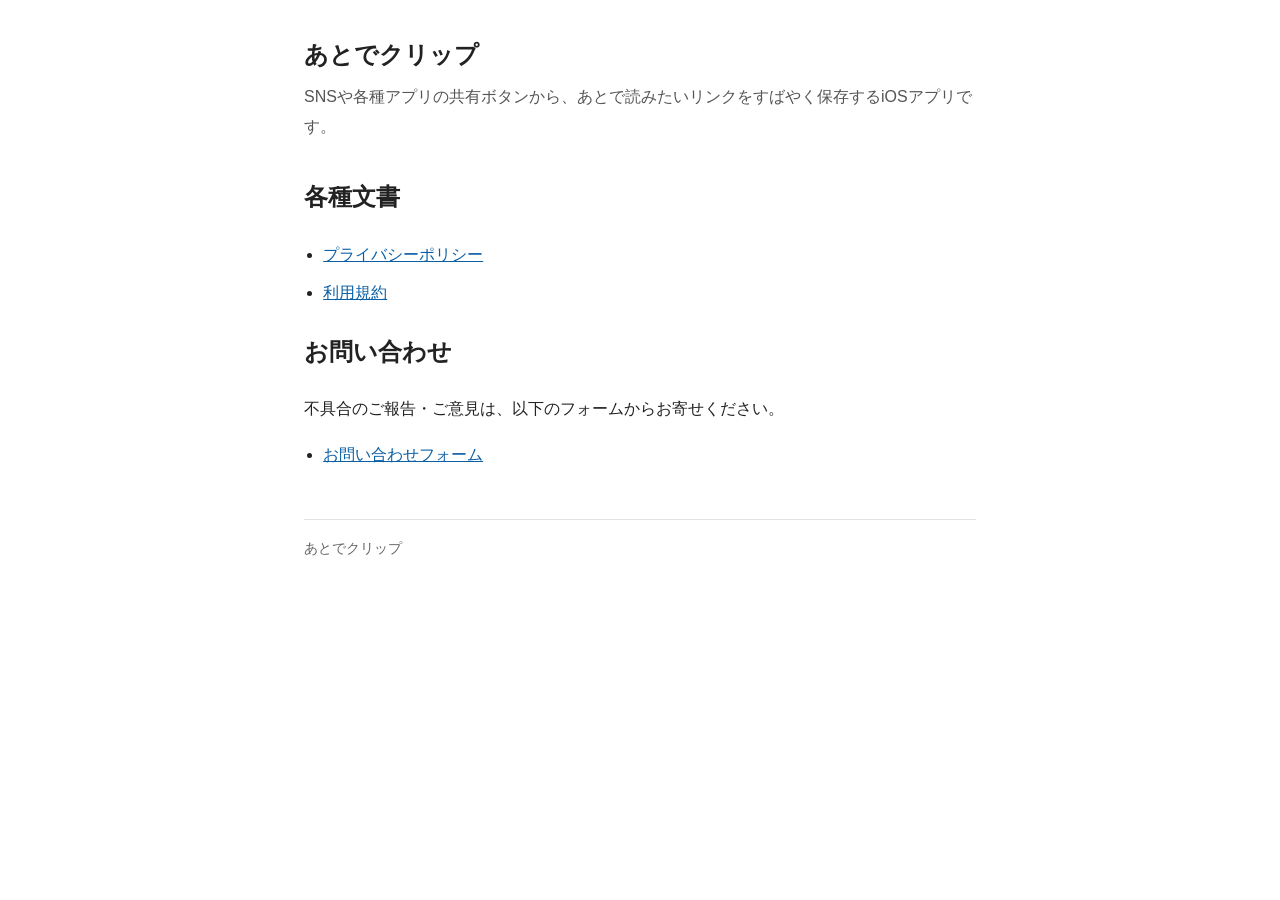
<file: index.html>
<!DOCTYPE html>
<html lang="ja">
<head>
<meta charset="utf-8">
<meta name="viewport" content="width=device-width, initial-scale=1">
<title>あとでクリップ</title>
<style>
  :root { color-scheme: light dark; }
  body {
    margin: 0 auto; padding: 2rem 1.25rem 4rem; max-width: 42rem;
    font-family: -apple-system, BlinkMacSystemFont, "Hiragino Sans", "Noto Sans JP", "Meiryo", sans-serif;
    line-height: 1.9; color: #222; background: #fff;
    -webkit-text-size-adjust: 100%;
  }
  h1 { font-size: 1.5rem; margin: 0 0 .25rem; }
  .lead { color: #555; margin: 0 0 2rem; }
  ul { padding-left: 1.2rem; }
  li { margin-bottom: .5rem; }
  a { color: #0b5fa5; }
  footer { margin-top: 3rem; padding-top: 1rem; border-top: 1px solid #e2e2e2; font-size: .85rem; color: #666; }
  @media (prefers-color-scheme: dark) {
    body { color: #e6e6e6; background: #16181c; }
    .lead { color: #a9adb4; }
    a { color: #7ab8f5; }
    footer { border-top-color: #33363c; color: #9a9ea5; }
  }
</style>
</head>
<body>

<h1>あとでクリップ</h1>
<p class="lead">SNSや各種アプリの共有ボタンから、あとで読みたいリンクをすばやく保存するiOSアプリです。</p>

<h2>各種文書</h2>
<ul>
  <li><a href="privacy.html">プライバシーポリシー</a></li>
  <li><a href="terms.html">利用規約</a></li>
</ul>

<h2>お問い合わせ</h2>
<p>不具合のご報告・ご意見は、以下のフォームからお寄せください。</p>
<ul>
  <li><a href="https://forms.gle/ZWkujnn8LHMTN1aPA">お問い合わせフォーム</a></li>
</ul>

<footer>
  あとでクリップ
</footer>

</body>
</html>
</file>
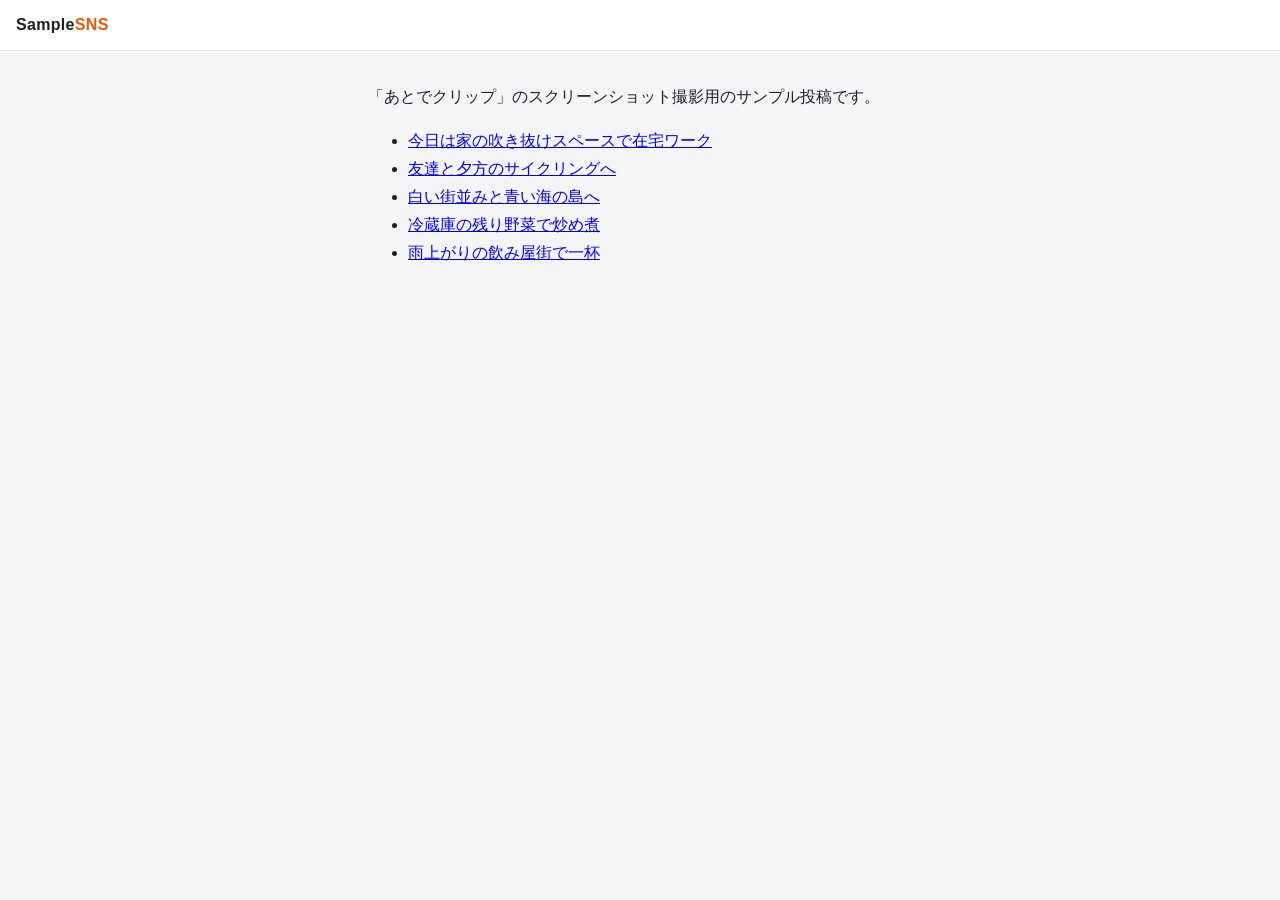
<file: samples/index.html>
<!DOCTYPE html>
<html lang="ja">
<head>
<meta charset="utf-8">
<meta name="viewport" content="width=device-width, initial-scale=1">
<meta name="robots" content="noindex">
<title>サンプル投稿一覧 | あとでクリップ</title>
<link rel="stylesheet" href="post.css">
</head>
<body>
<header class="bar">Sample<span>SNS</span></header>
<main>
<p>「あとでクリップ」のスクリーンショット撮影用のサンプル投稿です。</p>
<ul>
  <li><a href="remote-work.html">今日は家の吹き抜けスペースで在宅ワーク</a></li>
  <li><a href="cycling.html">友達と夕方のサイクリングへ</a></li>
  <li><a href="travel.html">白い街並みと青い海の島へ</a></li>
  <li><a href="cooking.html">冷蔵庫の残り野菜で炒め煮</a></li>
  <li><a href="izakaya-street.html">雨上がりの飲み屋街で一杯</a></li>
</ul>
</main>
</body>
</html>
</file>
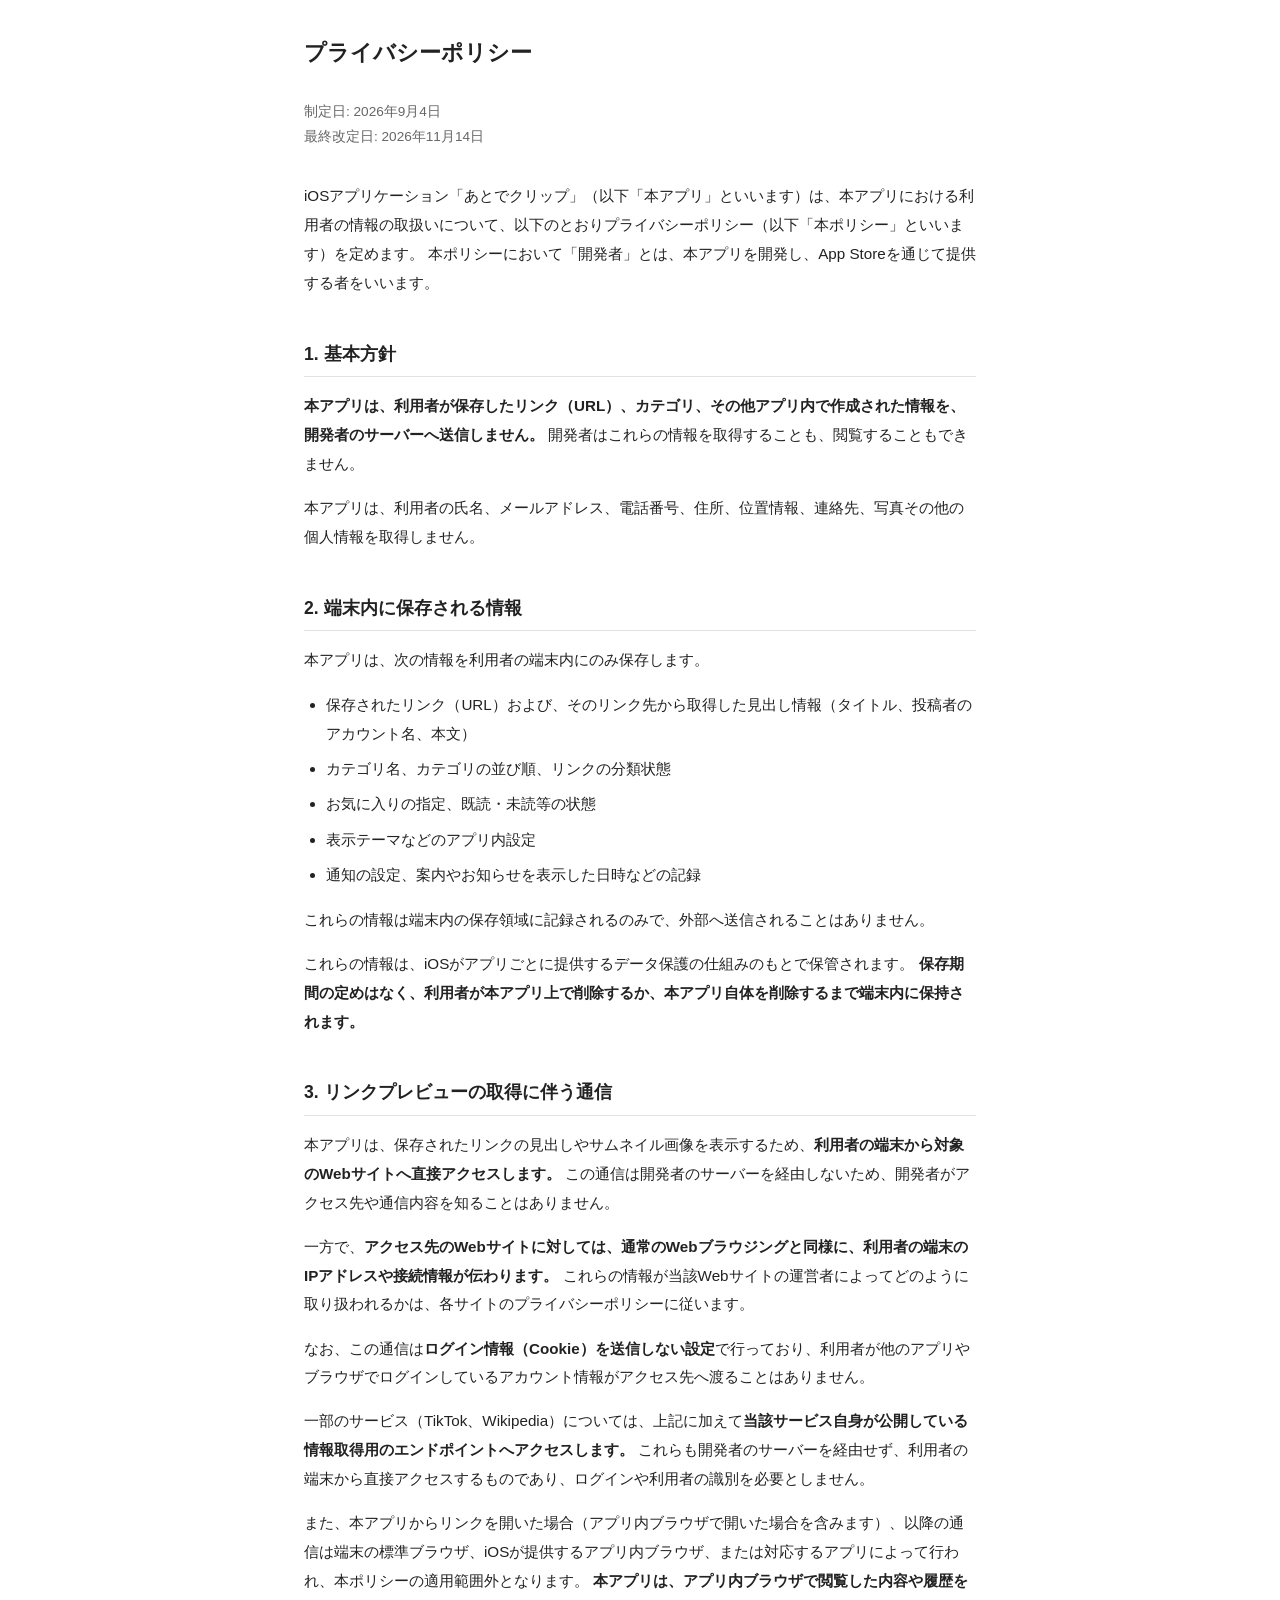
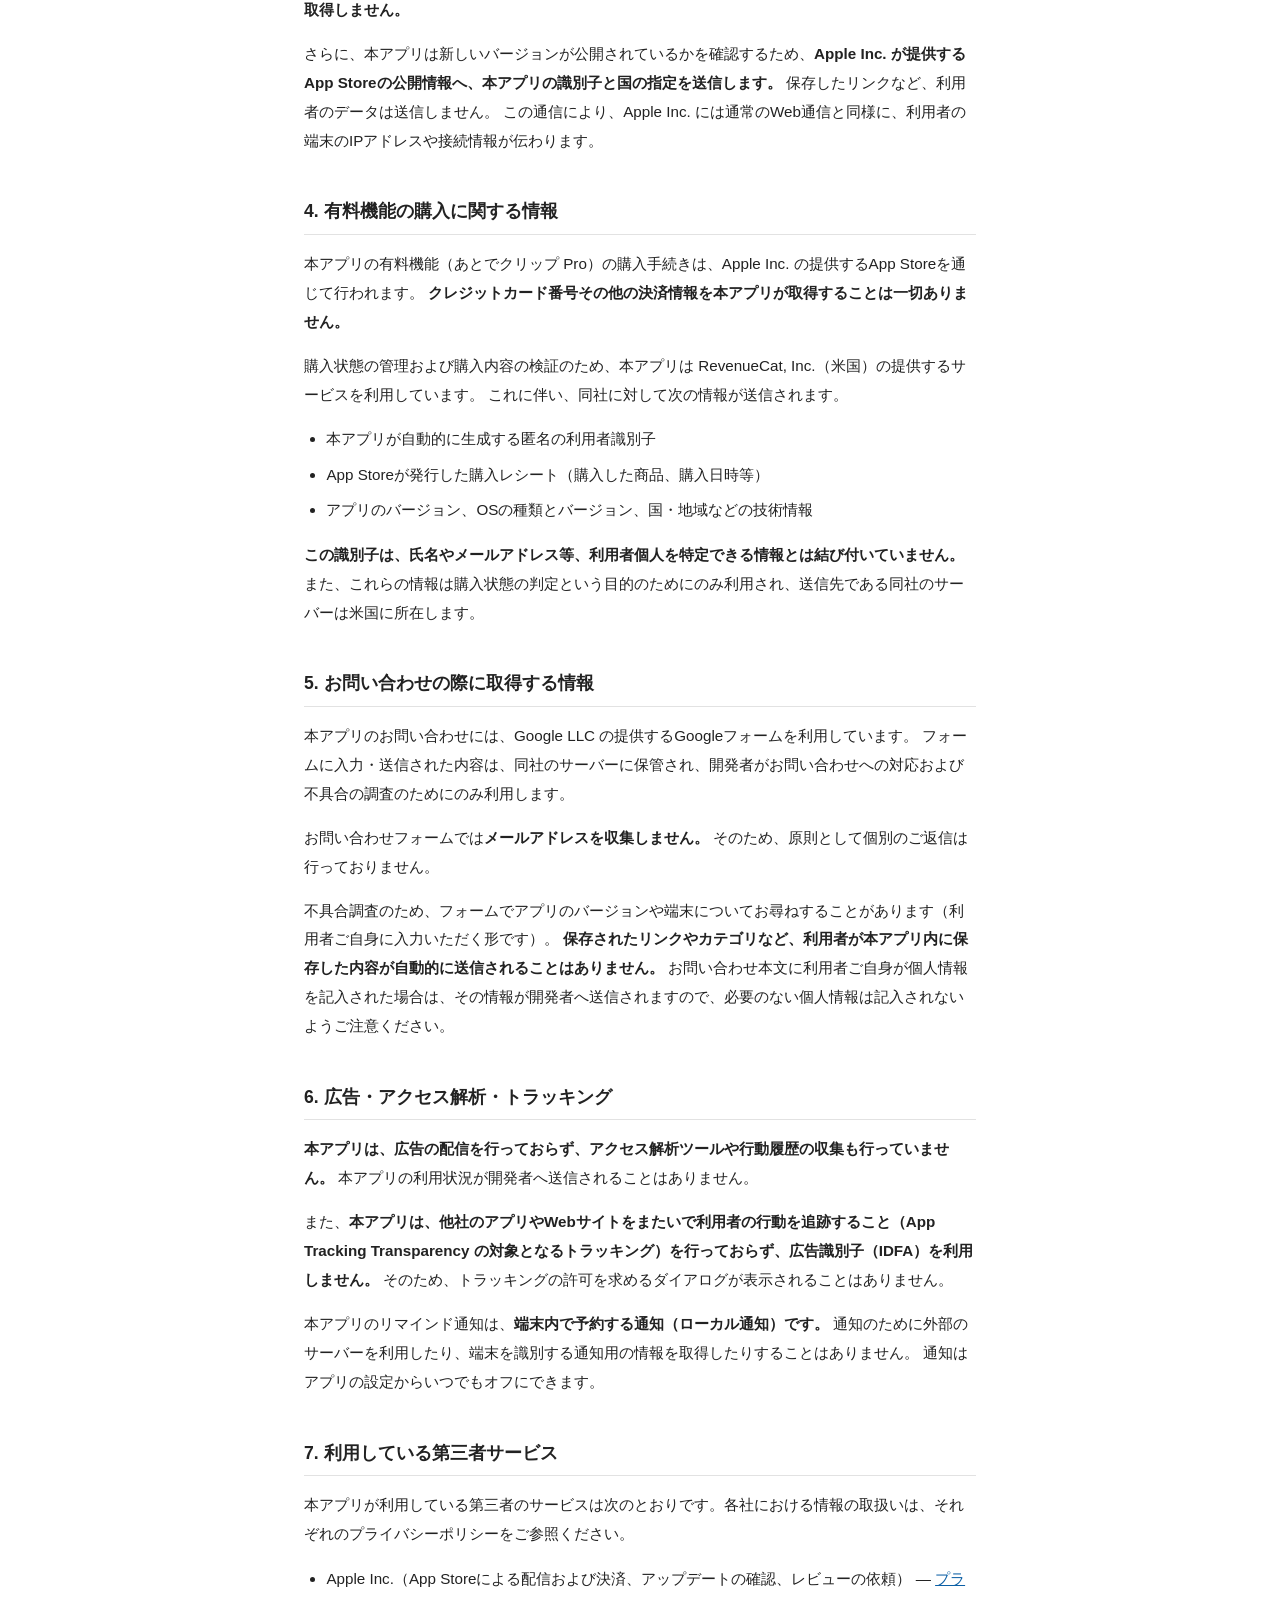
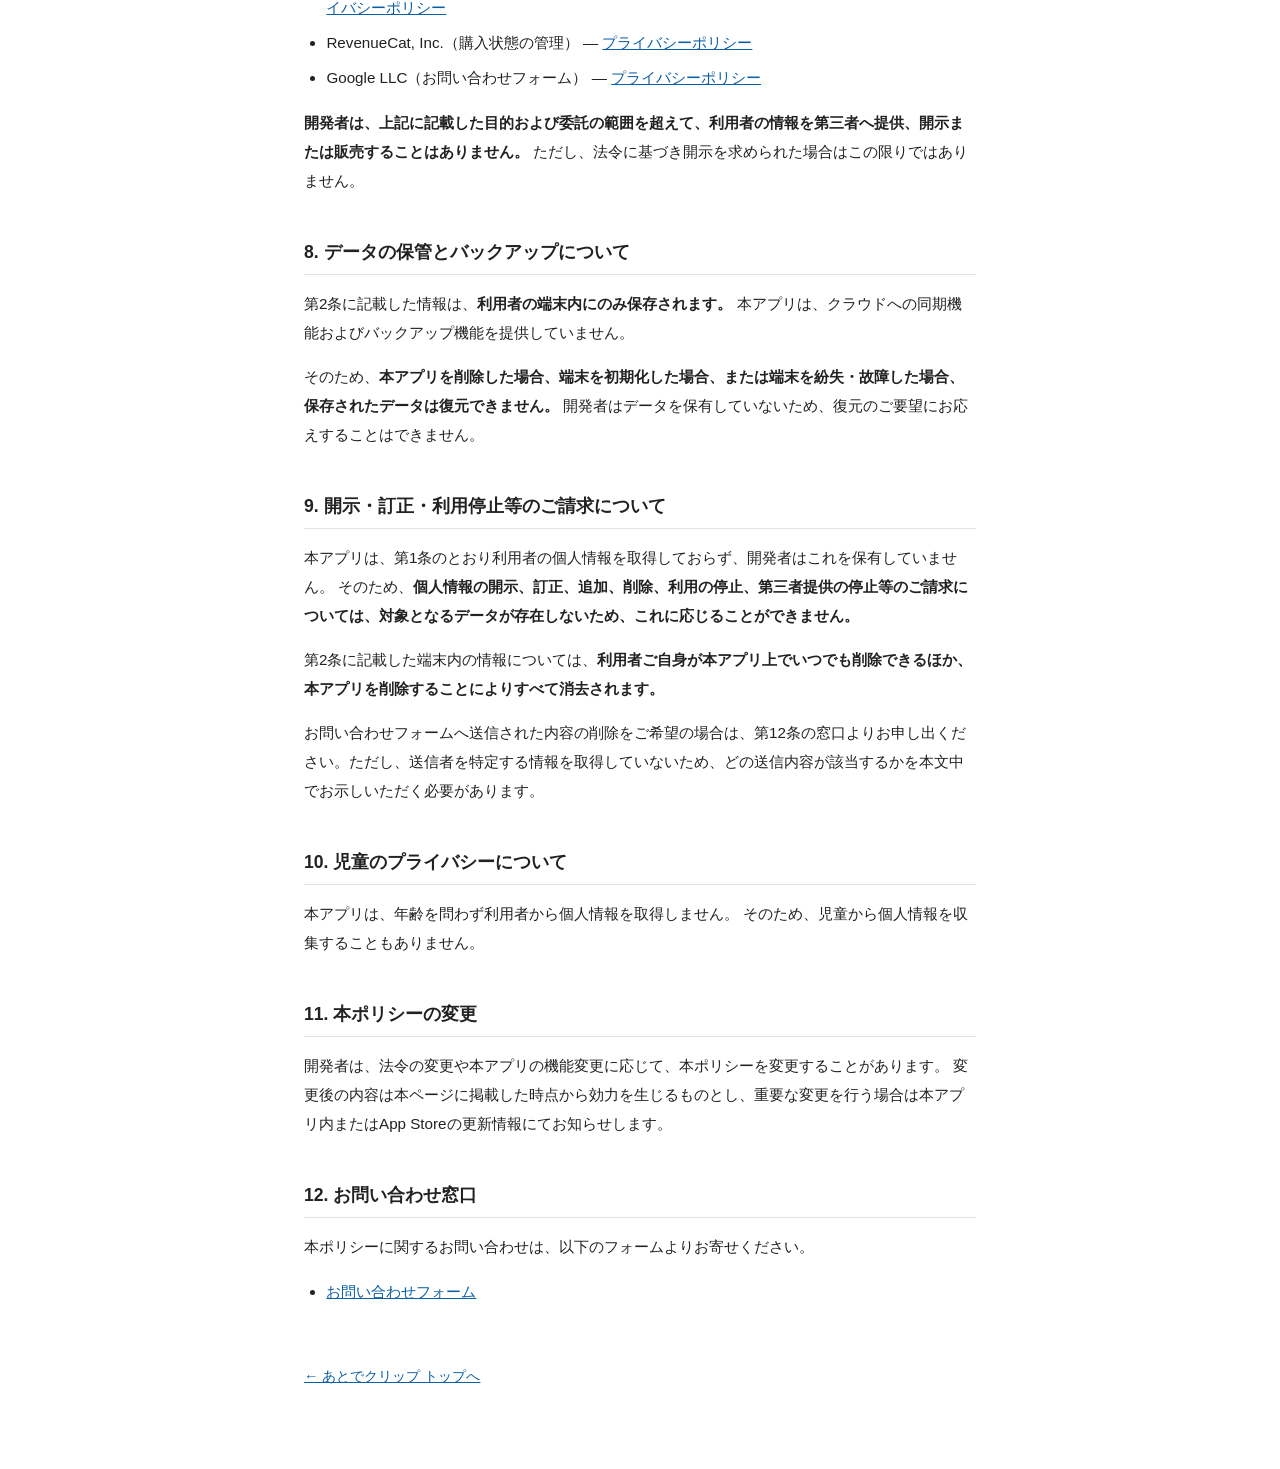
<file: privacy.html>
<!DOCTYPE html>
<html lang="ja">
<head>
<meta charset="utf-8">
<meta name="viewport" content="width=device-width, initial-scale=1">
<title>プライバシーポリシー | あとでクリップ</title>
<style>
  :root { color-scheme: light dark; }
  body {
    margin: 0 auto; padding: 2rem 1.25rem 4rem; max-width: 42rem;
    font-family: -apple-system, BlinkMacSystemFont, "Hiragino Sans", "Noto Sans JP", "Meiryo", sans-serif;
    line-height: 1.9; color: #222; background: #fff;
    -webkit-text-size-adjust: 100%;
  }
  h1 { font-size: 1.4rem; margin: 0 0 1.5rem; }
  h2 { font-size: 1.1rem; margin: 2.5rem 0 .75rem; padding-bottom: .3rem; border-bottom: 1px solid #e2e2e2; }
  p, li { font-size: .95rem; }
  ul, ol { padding-left: 1.4rem; }
  li { margin-bottom: .4rem; }
  a { color: #0b5fa5; }
  .dates { font-size: .85rem; color: #666; margin-bottom: 2rem; }
  .back { display: inline-block; margin-top: 2.5rem; font-size: .9rem; }
  strong { font-weight: 600; }
  @media (prefers-color-scheme: dark) {
    body { color: #e6e6e6; background: #16181c; }
    h2 { border-bottom-color: #33363c; }
    .dates { color: #9a9ea5; }
    a { color: #7ab8f5; }
  }
</style>
</head>
<body>

<h1>プライバシーポリシー</h1>

<p class="dates">
  制定日: 2026年9月4日<br>
  最終改定日: 2026年11月14日
</p>

<p>
  iOSアプリケーション「あとでクリップ」（以下「本アプリ」といいます）は、本アプリにおける利用者の情報の取扱いについて、以下のとおりプライバシーポリシー（以下「本ポリシー」といいます）を定めます。
  本ポリシーにおいて「開発者」とは、本アプリを開発し、App Storeを通じて提供する者をいいます。
</p>

<h2>1. 基本方針</h2>
<p>
  <strong>本アプリは、利用者が保存したリンク（URL）、カテゴリ、その他アプリ内で作成された情報を、開発者のサーバーへ送信しません。</strong>
  開発者はこれらの情報を取得することも、閲覧することもできません。
</p>
<p>
  本アプリは、利用者の氏名、メールアドレス、電話番号、住所、位置情報、連絡先、写真その他の個人情報を取得しません。
</p>

<h2>2. 端末内に保存される情報</h2>
<p>本アプリは、次の情報を利用者の端末内にのみ保存します。</p>
<ul>
  <li>保存されたリンク（URL）および、そのリンク先から取得した見出し情報（タイトル、投稿者のアカウント名、本文）</li>
  <li>カテゴリ名、カテゴリの並び順、リンクの分類状態</li>
  <li>お気に入りの指定、既読・未読等の状態</li>
  <li>表示テーマなどのアプリ内設定</li>
  <li>通知の設定、案内やお知らせを表示した日時などの記録</li>
</ul>
<p>
  これらの情報は端末内の保存領域に記録されるのみで、外部へ送信されることはありません。
</p>
<p>
  これらの情報は、iOSがアプリごとに提供するデータ保護の仕組みのもとで保管されます。
  <strong>保存期間の定めはなく、利用者が本アプリ上で削除するか、本アプリ自体を削除するまで端末内に保持されます。</strong>
</p>

<h2>3. リンクプレビューの取得に伴う通信</h2>
<p>
  本アプリは、保存されたリンクの見出しやサムネイル画像を表示するため、<strong>利用者の端末から対象のWebサイトへ直接アクセスします。</strong>
  この通信は開発者のサーバーを経由しないため、開発者がアクセス先や通信内容を知ることはありません。
</p>
<p>
  一方で、<strong>アクセス先のWebサイトに対しては、通常のWebブラウジングと同様に、利用者の端末のIPアドレスや接続情報が伝わります。</strong>
  これらの情報が当該Webサイトの運営者によってどのように取り扱われるかは、各サイトのプライバシーポリシーに従います。
</p>
<p>
  なお、この通信は<strong>ログイン情報（Cookie）を送信しない設定</strong>で行っており、利用者が他のアプリやブラウザでログインしているアカウント情報がアクセス先へ渡ることはありません。
</p>
<p>
  一部のサービス（TikTok、Wikipedia）については、上記に加えて<strong>当該サービス自身が公開している情報取得用のエンドポイントへアクセスします。</strong>
  これらも開発者のサーバーを経由せず、利用者の端末から直接アクセスするものであり、ログインや利用者の識別を必要としません。
</p>
<p>
  また、本アプリからリンクを開いた場合（アプリ内ブラウザで開いた場合を含みます）、以降の通信は端末の標準ブラウザ、iOSが提供するアプリ内ブラウザ、または対応するアプリによって行われ、本ポリシーの適用範囲外となります。
  <strong>本アプリは、アプリ内ブラウザで閲覧した内容や履歴を取得しません。</strong>
</p>
<p>
  さらに、本アプリは新しいバージョンが公開されているかを確認するため、<strong>Apple Inc. が提供するApp Storeの公開情報へ、本アプリの識別子と国の指定を送信します。</strong>
  保存したリンクなど、利用者のデータは送信しません。
  この通信により、Apple Inc. には通常のWeb通信と同様に、利用者の端末のIPアドレスや接続情報が伝わります。
</p>

<h2>4. 有料機能の購入に関する情報</h2>
<p>
  本アプリの有料機能（あとでクリップ Pro）の購入手続きは、Apple Inc. の提供するApp Storeを通じて行われます。
  <strong>クレジットカード番号その他の決済情報を本アプリが取得することは一切ありません。</strong>
</p>
<p>
  購入状態の管理および購入内容の検証のため、本アプリは RevenueCat, Inc.（米国）の提供するサービスを利用しています。
  これに伴い、同社に対して次の情報が送信されます。
</p>
<ul>
  <li>本アプリが自動的に生成する匿名の利用者識別子</li>
  <li>App Storeが発行した購入レシート（購入した商品、購入日時等）</li>
  <li>アプリのバージョン、OSの種類とバージョン、国・地域などの技術情報</li>
</ul>
<p>
  <strong>この識別子は、氏名やメールアドレス等、利用者個人を特定できる情報とは結び付いていません。</strong>
  また、これらの情報は購入状態の判定という目的のためにのみ利用され、送信先である同社のサーバーは米国に所在します。
</p>

<h2>5. お問い合わせの際に取得する情報</h2>
<p>
  本アプリのお問い合わせには、Google LLC の提供するGoogleフォームを利用しています。
  フォームに入力・送信された内容は、同社のサーバーに保管され、開発者がお問い合わせへの対応および不具合の調査のためにのみ利用します。
</p>
<p>
  お問い合わせフォームでは<strong>メールアドレスを収集しません。</strong>
  そのため、原則として個別のご返信は行っておりません。
</p>
<p>
  不具合調査のため、フォームでアプリのバージョンや端末についてお尋ねすることがあります（利用者ご自身に入力いただく形です）。
  <strong>保存されたリンクやカテゴリなど、利用者が本アプリ内に保存した内容が自動的に送信されることはありません。</strong>
  お問い合わせ本文に利用者ご自身が個人情報を記入された場合は、その情報が開発者へ送信されますので、必要のない個人情報は記入されないようご注意ください。
</p>

<h2>6. 広告・アクセス解析・トラッキング</h2>
<p>
  <strong>本アプリは、広告の配信を行っておらず、アクセス解析ツールや行動履歴の収集も行っていません。</strong>
  本アプリの利用状況が開発者へ送信されることはありません。
</p>
<p>
  また、<strong>本アプリは、他社のアプリやWebサイトをまたいで利用者の行動を追跡すること（App Tracking Transparency の対象となるトラッキング）を行っておらず、広告識別子（IDFA）を利用しません。</strong>
  そのため、トラッキングの許可を求めるダイアログが表示されることはありません。
</p>
<p>
  本アプリのリマインド通知は、<strong>端末内で予約する通知（ローカル通知）です。</strong>
  通知のために外部のサーバーを利用したり、端末を識別する通知用の情報を取得したりすることはありません。
  通知はアプリの設定からいつでもオフにできます。
</p>

<h2>7. 利用している第三者サービス</h2>
<p>本アプリが利用している第三者のサービスは次のとおりです。各社における情報の取扱いは、それぞれのプライバシーポリシーをご参照ください。</p>
<ul>
  <li>Apple Inc.（App Storeによる配信および決済、アップデートの確認、レビューの依頼） — <a href="https://www.apple.com/legal/privacy/ja/">プライバシーポリシー</a></li>
  <li>RevenueCat, Inc.（購入状態の管理） — <a href="https://www.revenuecat.com/privacy/">プライバシーポリシー</a></li>
  <li>Google LLC（お問い合わせフォーム） — <a href="https://policies.google.com/privacy?hl=ja">プライバシーポリシー</a></li>
</ul>
<p>
  <strong>開発者は、上記に記載した目的および委託の範囲を超えて、利用者の情報を第三者へ提供、開示または販売することはありません。</strong>
  ただし、法令に基づき開示を求められた場合はこの限りではありません。
</p>

<h2>8. データの保管とバックアップについて</h2>
<p>
  第2条に記載した情報は、<strong>利用者の端末内にのみ保存されます。</strong>
  本アプリは、クラウドへの同期機能およびバックアップ機能を提供していません。
</p>
<p>
  そのため、<strong>本アプリを削除した場合、端末を初期化した場合、または端末を紛失・故障した場合、保存されたデータは復元できません。</strong>
  開発者はデータを保有していないため、復元のご要望にお応えすることはできません。
</p>

<h2>9. 開示・訂正・利用停止等のご請求について</h2>
<p>
  本アプリは、第1条のとおり利用者の個人情報を取得しておらず、開発者はこれを保有していません。
  そのため、<strong>個人情報の開示、訂正、追加、削除、利用の停止、第三者提供の停止等のご請求については、対象となるデータが存在しないため、これに応じることができません。</strong>
</p>
<p>
  第2条に記載した端末内の情報については、<strong>利用者ご自身が本アプリ上でいつでも削除できるほか、本アプリを削除することによりすべて消去されます。</strong>
</p>
<p>
  お問い合わせフォームへ送信された内容の削除をご希望の場合は、第12条の窓口よりお申し出ください。ただし、送信者を特定する情報を取得していないため、どの送信内容が該当するかを本文中でお示しいただく必要があります。
</p>

<h2>10. 児童のプライバシーについて</h2>
<p>
  本アプリは、年齢を問わず利用者から個人情報を取得しません。
  そのため、児童から個人情報を収集することもありません。
</p>

<h2>11. 本ポリシーの変更</h2>
<p>
  開発者は、法令の変更や本アプリの機能変更に応じて、本ポリシーを変更することがあります。
  変更後の内容は本ページに掲載した時点から効力を生じるものとし、重要な変更を行う場合は本アプリ内またはApp Storeの更新情報にてお知らせします。
</p>

<h2>12. お問い合わせ窓口</h2>
<p>
  本ポリシーに関するお問い合わせは、以下のフォームよりお寄せください。
</p>
<ul>
  <li><a href="https://forms.gle/ZWkujnn8LHMTN1aPA">お問い合わせフォーム</a></li>
</ul>

<p class="back"><a href="index.html">← あとでクリップ トップへ</a></p>

</body>
</html>
</file>
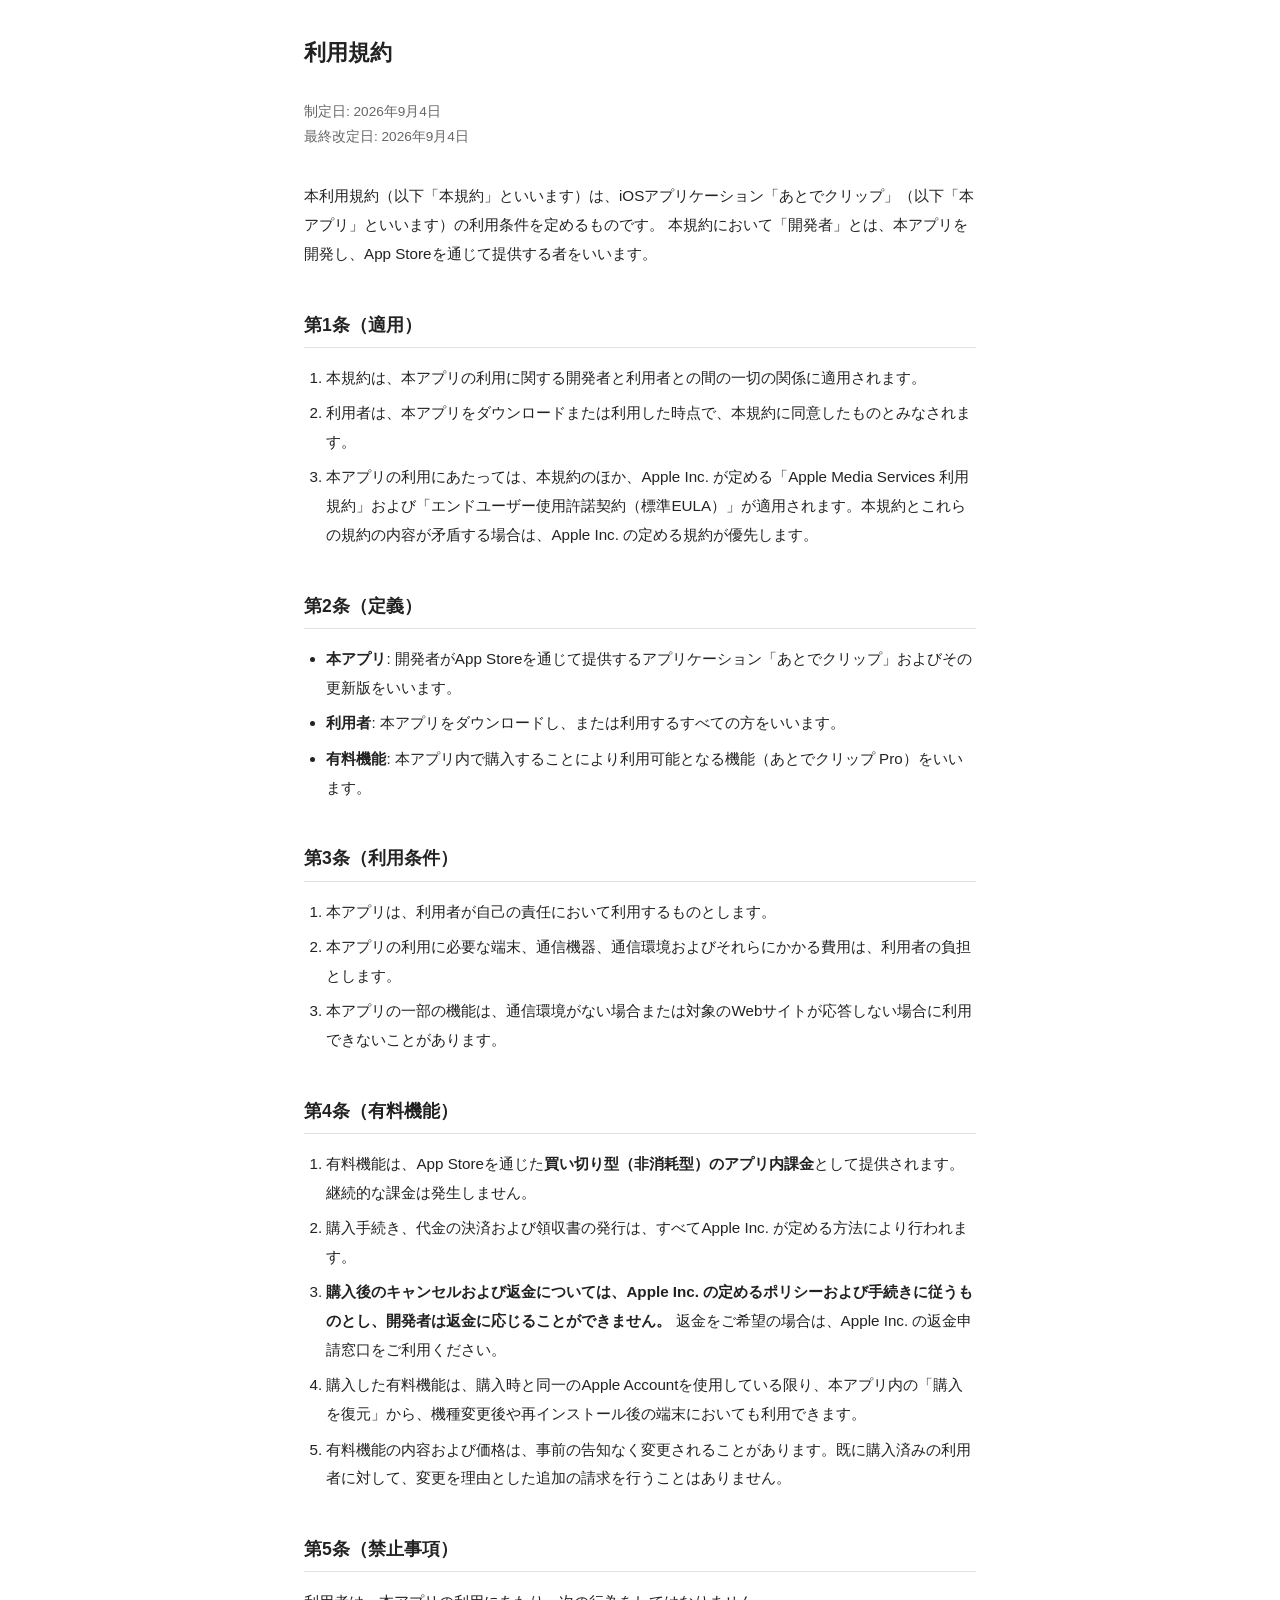
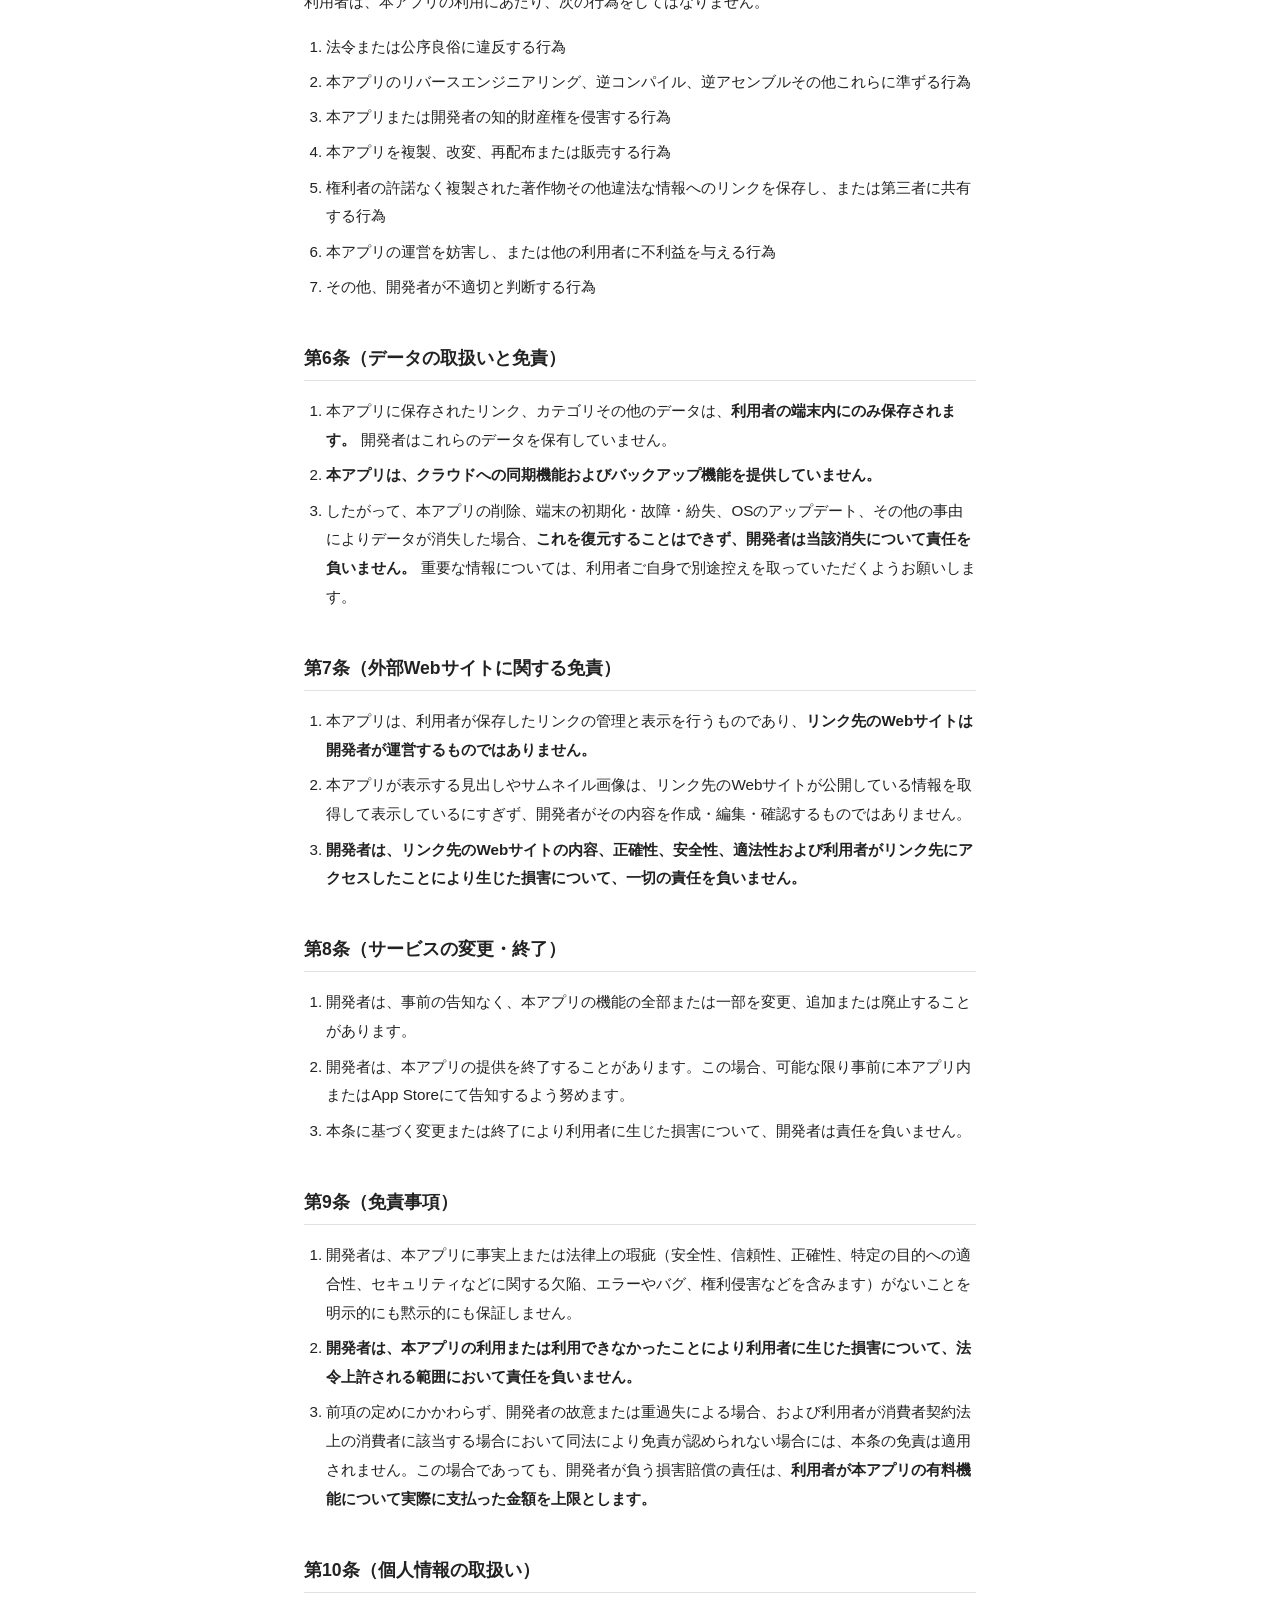
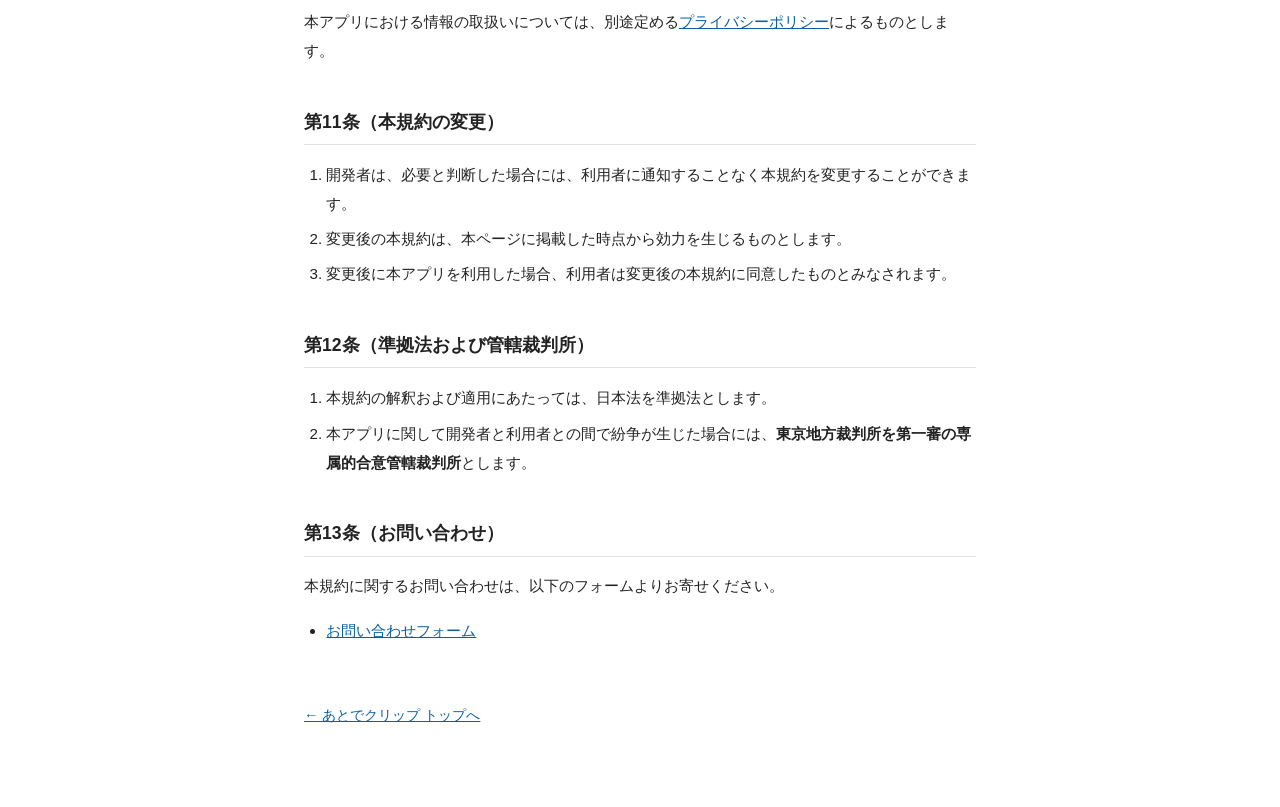
<file: terms.html>
<!DOCTYPE html>
<html lang="ja">
<head>
<meta charset="utf-8">
<meta name="viewport" content="width=device-width, initial-scale=1">
<title>利用規約 | あとでクリップ</title>
<style>
  :root { color-scheme: light dark; }
  body {
    margin: 0 auto; padding: 2rem 1.25rem 4rem; max-width: 42rem;
    font-family: -apple-system, BlinkMacSystemFont, "Hiragino Sans", "Noto Sans JP", "Meiryo", sans-serif;
    line-height: 1.9; color: #222; background: #fff;
    -webkit-text-size-adjust: 100%;
  }
  h1 { font-size: 1.4rem; margin: 0 0 1.5rem; }
  h2 { font-size: 1.1rem; margin: 2.5rem 0 .75rem; padding-bottom: .3rem; border-bottom: 1px solid #e2e2e2; }
  p, li { font-size: .95rem; }
  ul, ol { padding-left: 1.4rem; }
  li { margin-bottom: .4rem; }
  a { color: #0b5fa5; }
  .dates { font-size: .85rem; color: #666; margin-bottom: 2rem; }
  .back { display: inline-block; margin-top: 2.5rem; font-size: .9rem; }
  strong { font-weight: 600; }
  @media (prefers-color-scheme: dark) {
    body { color: #e6e6e6; background: #16181c; }
    h2 { border-bottom-color: #33363c; }
    .dates { color: #9a9ea5; }
    a { color: #7ab8f5; }
  }
</style>
</head>
<body>

<h1>利用規約</h1>

<p class="dates">
  制定日: 2026年9月4日<br>
  最終改定日: 2026年9月4日
</p>

<p>
  本利用規約（以下「本規約」といいます）は、iOSアプリケーション「あとでクリップ」（以下「本アプリ」といいます）の利用条件を定めるものです。
  本規約において「開発者」とは、本アプリを開発し、App Storeを通じて提供する者をいいます。
</p>

<h2>第1条（適用）</h2>
<ol>
  <li>本規約は、本アプリの利用に関する開発者と利用者との間の一切の関係に適用されます。</li>
  <li>利用者は、本アプリをダウンロードまたは利用した時点で、本規約に同意したものとみなされます。</li>
  <li>本アプリの利用にあたっては、本規約のほか、Apple Inc. が定める「Apple Media Services 利用規約」および「エンドユーザー使用許諾契約（標準EULA）」が適用されます。本規約とこれらの規約の内容が矛盾する場合は、Apple Inc. の定める規約が優先します。</li>
</ol>

<h2>第2条（定義）</h2>
<ul>
  <li><strong>本アプリ</strong>: 開発者がApp Storeを通じて提供するアプリケーション「あとでクリップ」およびその更新版をいいます。</li>
  <li><strong>利用者</strong>: 本アプリをダウンロードし、または利用するすべての方をいいます。</li>
  <li><strong>有料機能</strong>: 本アプリ内で購入することにより利用可能となる機能（あとでクリップ Pro）をいいます。</li>
</ul>

<h2>第3条（利用条件）</h2>
<ol>
  <li>本アプリは、利用者が自己の責任において利用するものとします。</li>
  <li>本アプリの利用に必要な端末、通信機器、通信環境およびそれらにかかる費用は、利用者の負担とします。</li>
  <li>本アプリの一部の機能は、通信環境がない場合または対象のWebサイトが応答しない場合に利用できないことがあります。</li>
</ol>

<h2>第4条（有料機能）</h2>
<ol>
  <li>有料機能は、App Storeを通じた<strong>買い切り型（非消耗型）のアプリ内課金</strong>として提供されます。継続的な課金は発生しません。</li>
  <li>購入手続き、代金の決済および領収書の発行は、すべてApple Inc. が定める方法により行われます。</li>
  <li><strong>購入後のキャンセルおよび返金については、Apple Inc. の定めるポリシーおよび手続きに従うものとし、開発者は返金に応じることができません。</strong> 返金をご希望の場合は、Apple Inc. の返金申請窓口をご利用ください。</li>
  <li>購入した有料機能は、購入時と同一のApple Accountを使用している限り、本アプリ内の「購入を復元」から、機種変更後や再インストール後の端末においても利用できます。</li>
  <li>有料機能の内容および価格は、事前の告知なく変更されることがあります。既に購入済みの利用者に対して、変更を理由とした追加の請求を行うことはありません。</li>
</ol>

<h2>第5条（禁止事項）</h2>
<p>利用者は、本アプリの利用にあたり、次の行為をしてはなりません。</p>
<ol>
  <li>法令または公序良俗に違反する行為</li>
  <li>本アプリのリバースエンジニアリング、逆コンパイル、逆アセンブルその他これらに準ずる行為</li>
  <li>本アプリまたは開発者の知的財産権を侵害する行為</li>
  <li>本アプリを複製、改変、再配布または販売する行為</li>
  <li>権利者の許諾なく複製された著作物その他違法な情報へのリンクを保存し、または第三者に共有する行為</li>
  <li>本アプリの運営を妨害し、または他の利用者に不利益を与える行為</li>
  <li>その他、開発者が不適切と判断する行為</li>
</ol>

<h2>第6条（データの取扱いと免責）</h2>
<ol>
  <li>本アプリに保存されたリンク、カテゴリその他のデータは、<strong>利用者の端末内にのみ保存されます。</strong> 開発者はこれらのデータを保有していません。</li>
  <li><strong>本アプリは、クラウドへの同期機能およびバックアップ機能を提供していません。</strong></li>
  <li>したがって、本アプリの削除、端末の初期化・故障・紛失、OSのアップデート、その他の事由によりデータが消失した場合、<strong>これを復元することはできず、開発者は当該消失について責任を負いません。</strong> 重要な情報については、利用者ご自身で別途控えを取っていただくようお願いします。</li>
</ol>

<h2>第7条（外部Webサイトに関する免責）</h2>
<ol>
  <li>本アプリは、利用者が保存したリンクの管理と表示を行うものであり、<strong>リンク先のWebサイトは開発者が運営するものではありません。</strong></li>
  <li>本アプリが表示する見出しやサムネイル画像は、リンク先のWebサイトが公開している情報を取得して表示しているにすぎず、開発者がその内容を作成・編集・確認するものではありません。</li>
  <li><strong>開発者は、リンク先のWebサイトの内容、正確性、安全性、適法性および利用者がリンク先にアクセスしたことにより生じた損害について、一切の責任を負いません。</strong></li>
</ol>

<h2>第8条（サービスの変更・終了）</h2>
<ol>
  <li>開発者は、事前の告知なく、本アプリの機能の全部または一部を変更、追加または廃止することがあります。</li>
  <li>開発者は、本アプリの提供を終了することがあります。この場合、可能な限り事前に本アプリ内またはApp Storeにて告知するよう努めます。</li>
  <li>本条に基づく変更または終了により利用者に生じた損害について、開発者は責任を負いません。</li>
</ol>

<h2>第9条（免責事項）</h2>
<ol>
  <li>開発者は、本アプリに事実上または法律上の瑕疵（安全性、信頼性、正確性、特定の目的への適合性、セキュリティなどに関する欠陥、エラーやバグ、権利侵害などを含みます）がないことを明示的にも黙示的にも保証しません。</li>
  <li><strong>開発者は、本アプリの利用または利用できなかったことにより利用者に生じた損害について、法令上許される範囲において責任を負いません。</strong></li>
  <li>前項の定めにかかわらず、開発者の故意または重過失による場合、および利用者が消費者契約法上の消費者に該当する場合において同法により免責が認められない場合には、本条の免責は適用されません。この場合であっても、開発者が負う損害賠償の責任は、<strong>利用者が本アプリの有料機能について実際に支払った金額を上限とします。</strong></li>
</ol>

<h2>第10条（個人情報の取扱い）</h2>
<p>
  本アプリにおける情報の取扱いについては、別途定める<a href="privacy.html">プライバシーポリシー</a>によるものとします。
</p>

<h2>第11条（本規約の変更）</h2>
<ol>
  <li>開発者は、必要と判断した場合には、利用者に通知することなく本規約を変更することができます。</li>
  <li>変更後の本規約は、本ページに掲載した時点から効力を生じるものとします。</li>
  <li>変更後に本アプリを利用した場合、利用者は変更後の本規約に同意したものとみなされます。</li>
</ol>

<h2>第12条（準拠法および管轄裁判所）</h2>
<ol>
  <li>本規約の解釈および適用にあたっては、日本法を準拠法とします。</li>
  <li>本アプリに関して開発者と利用者との間で紛争が生じた場合には、<strong>東京地方裁判所を第一審の専属的合意管轄裁判所</strong>とします。</li>
</ol>

<h2>第13条（お問い合わせ）</h2>
<p>
  本規約に関するお問い合わせは、以下のフォームよりお寄せください。
</p>
<ul>
  <li><a href="https://forms.gle/ZWkujnn8LHMTN1aPA">お問い合わせフォーム</a></li>
</ul>

<p class="back"><a href="index.html">← あとでクリップ トップへ</a></p>

</body>
</html>
</file>
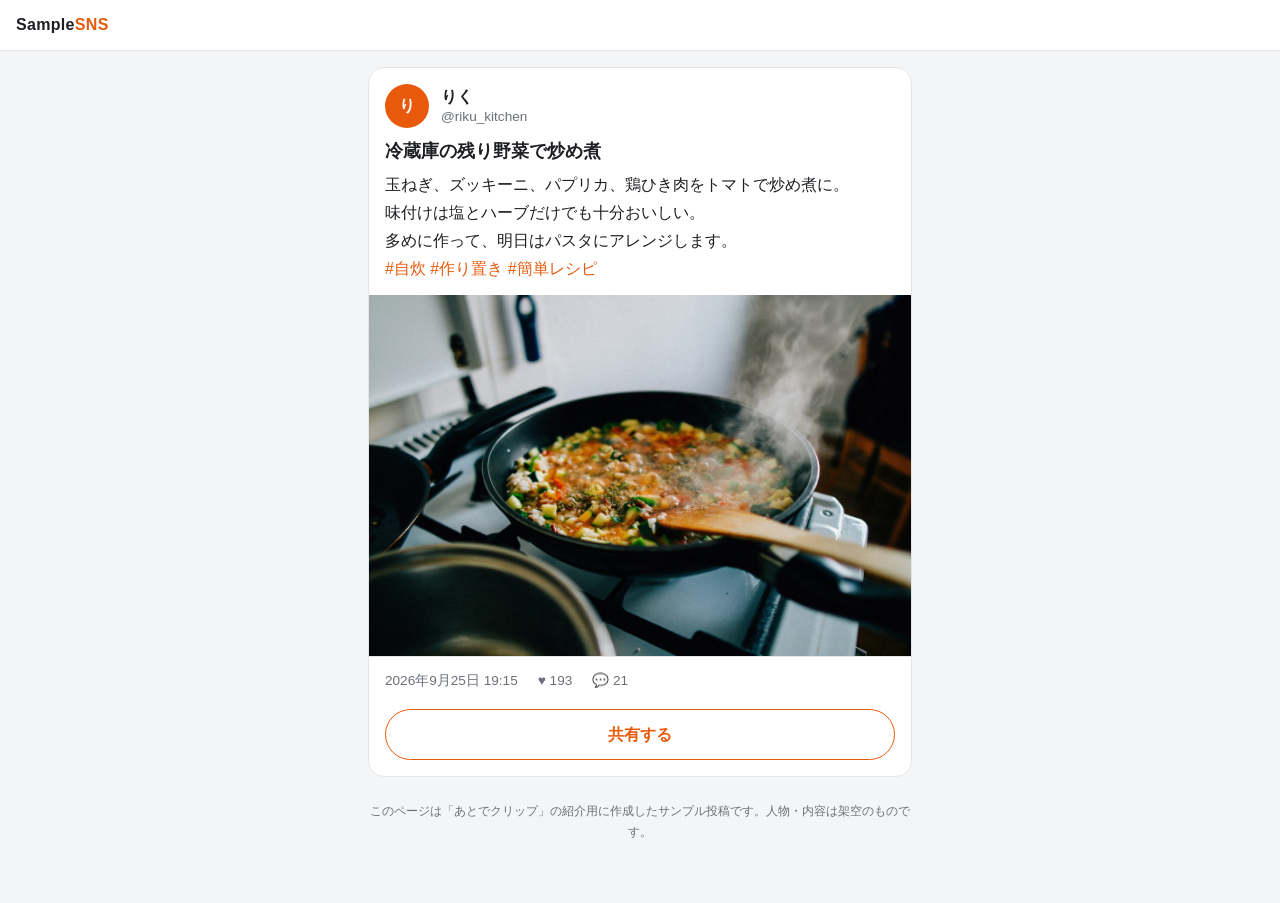
<file: samples/cooking.html>
<!DOCTYPE html>
<html lang="ja">
<head>
<meta charset="utf-8">
<meta name="viewport" content="width=device-width, initial-scale=1">
<meta name="robots" content="noindex">
<title>冷蔵庫の残り野菜で炒め煮 | りく</title>
<!-- アプリのスクリーンショット用サンプル投稿。og:site_name を投稿者名にしてカードの発信者欄に出す -->
<meta name="description" content="玉ねぎ、ズッキーニ、パプリカ、鶏ひき肉をトマトで炒め煮に。味付けは塩とハーブだけでも十分おいしい。多めに作って、明日はパスタにアレンジします。">
<meta property="og:type" content="article">
<meta property="og:site_name" content="りく">
<meta property="og:title" content="冷蔵庫の残り野菜で炒め煮">
<meta property="og:description" content="玉ねぎ、ズッキーニ、パプリカ、鶏ひき肉をトマトで炒め煮に。味付けは塩とハーブだけでも十分おいしい。多めに作って、明日はパスタにアレンジします。">
<meta property="og:image" content="https://kazuuchi-dev.github.io/atodeclip-docs/samples/images/cooking.jpg">
<meta property="og:url" content="https://kazuuchi-dev.github.io/atodeclip-docs/samples/cooking.html">
<meta name="twitter:card" content="summary_large_image">
<link rel="stylesheet" href="post.css">
</head>
<body>
<header class="bar">Sample<span>SNS</span></header>
<main>
  <article class="post">
    <div class="head">
      <div class="avatar" style="background:#e8590c">り</div>
      <div>
        <div class="name">りく</div>
        <div class="handle">@riku_kitchen</div>
      </div>
    </div>
    <div class="text">
      <h1>冷蔵庫の残り野菜で炒め煮</h1>
      <p>玉ねぎ、ズッキーニ、パプリカ、鶏ひき肉をトマトで炒め煮に。
味付けは塩とハーブだけでも十分おいしい。
多めに作って、明日はパスタにアレンジします。</p>
      <p class="tags">#自炊 #作り置き #簡単レシピ</p>
    </div>
    <img class="photo" src="images/cooking.jpg" alt="冷蔵庫の残り野菜で炒め煮">
    <div class="meta">
      <span>2026年9月25日 19:15</span>
      <span>♥ 193</span>
      <span>💬 21</span>
    </div>
    <button class="share" type="button" id="share-button">共有する</button>
  </article>
  <p class="note">このページは「あとでクリップ」の紹介用に作成したサンプル投稿です。人物・内容は架空のものです。</p>
</main>
<script src="share.js"></script>
</body>
</html>
</file>
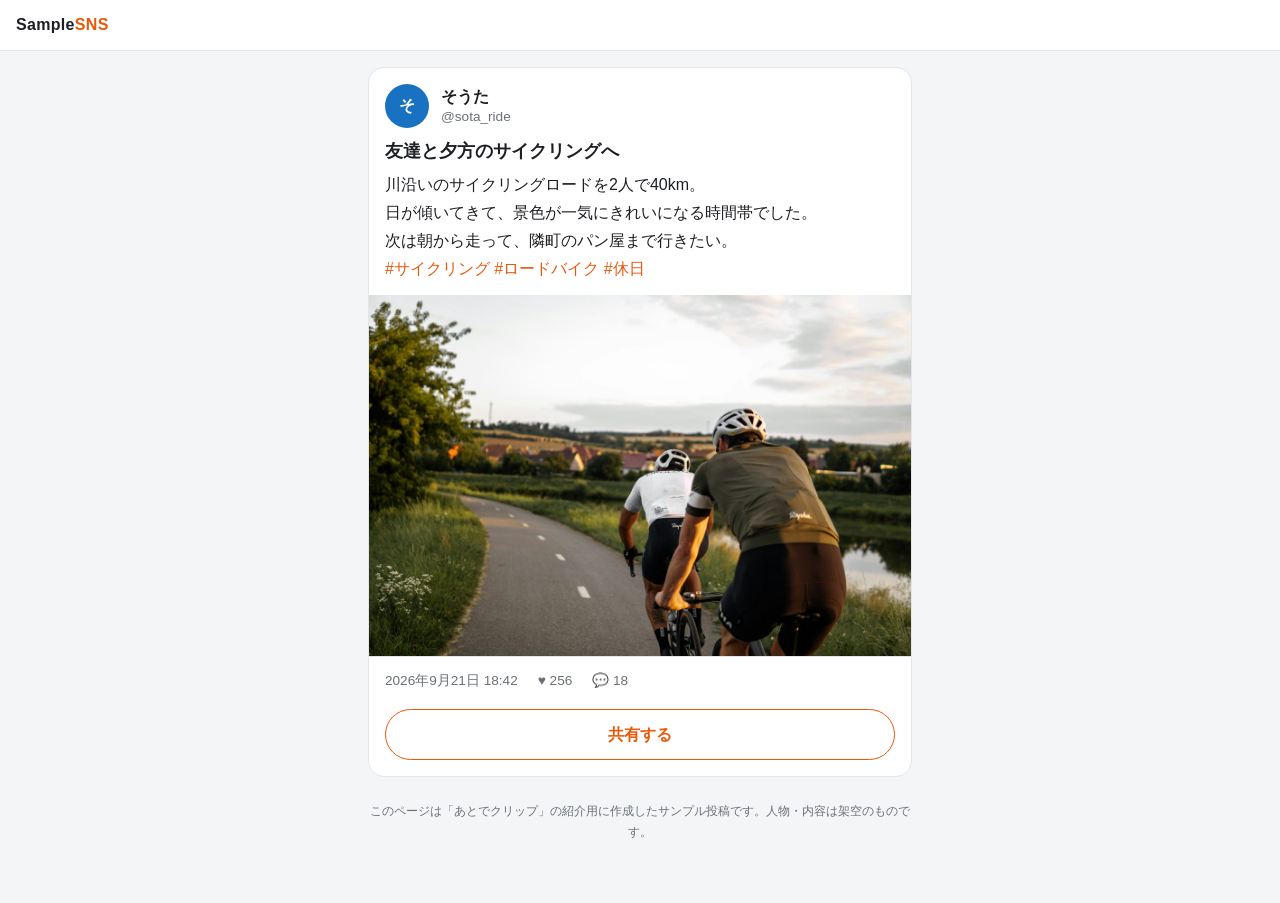
<file: samples/cycling.html>
<!DOCTYPE html>
<html lang="ja">
<head>
<meta charset="utf-8">
<meta name="viewport" content="width=device-width, initial-scale=1">
<meta name="robots" content="noindex">
<title>友達と夕方のサイクリングへ | そうた</title>
<!-- アプリのスクリーンショット用サンプル投稿。og:site_name を投稿者名にしてカードの発信者欄に出す -->
<meta name="description" content="川沿いのサイクリングロードを2人で40km。日が傾いてきて、景色が一気にきれいになる時間帯でした。次は朝から走って、隣町のパン屋まで行きたい。">
<meta property="og:type" content="article">
<meta property="og:site_name" content="そうた">
<meta property="og:title" content="友達と夕方のサイクリングへ">
<meta property="og:description" content="川沿いのサイクリングロードを2人で40km。日が傾いてきて、景色が一気にきれいになる時間帯でした。次は朝から走って、隣町のパン屋まで行きたい。">
<meta property="og:image" content="https://kazuuchi-dev.github.io/atodeclip-docs/samples/images/cycling.jpg">
<meta property="og:url" content="https://kazuuchi-dev.github.io/atodeclip-docs/samples/cycling.html">
<meta name="twitter:card" content="summary_large_image">
<link rel="stylesheet" href="post.css">
</head>
<body>
<header class="bar">Sample<span>SNS</span></header>
<main>
  <article class="post">
    <div class="head">
      <div class="avatar" style="background:#1971c2">そ</div>
      <div>
        <div class="name">そうた</div>
        <div class="handle">@sota_ride</div>
      </div>
    </div>
    <div class="text">
      <h1>友達と夕方のサイクリングへ</h1>
      <p>川沿いのサイクリングロードを2人で40km。
日が傾いてきて、景色が一気にきれいになる時間帯でした。
次は朝から走って、隣町のパン屋まで行きたい。</p>
      <p class="tags">#サイクリング #ロードバイク #休日</p>
    </div>
    <img class="photo" src="images/cycling.jpg" alt="友達と夕方のサイクリングへ">
    <div class="meta">
      <span>2026年9月21日 18:42</span>
      <span>♥ 256</span>
      <span>💬 18</span>
    </div>
    <button class="share" type="button" id="share-button">共有する</button>
  </article>
  <p class="note">このページは「あとでクリップ」の紹介用に作成したサンプル投稿です。人物・内容は架空のものです。</p>
</main>
<script src="share.js"></script>
</body>
</html>
</file>
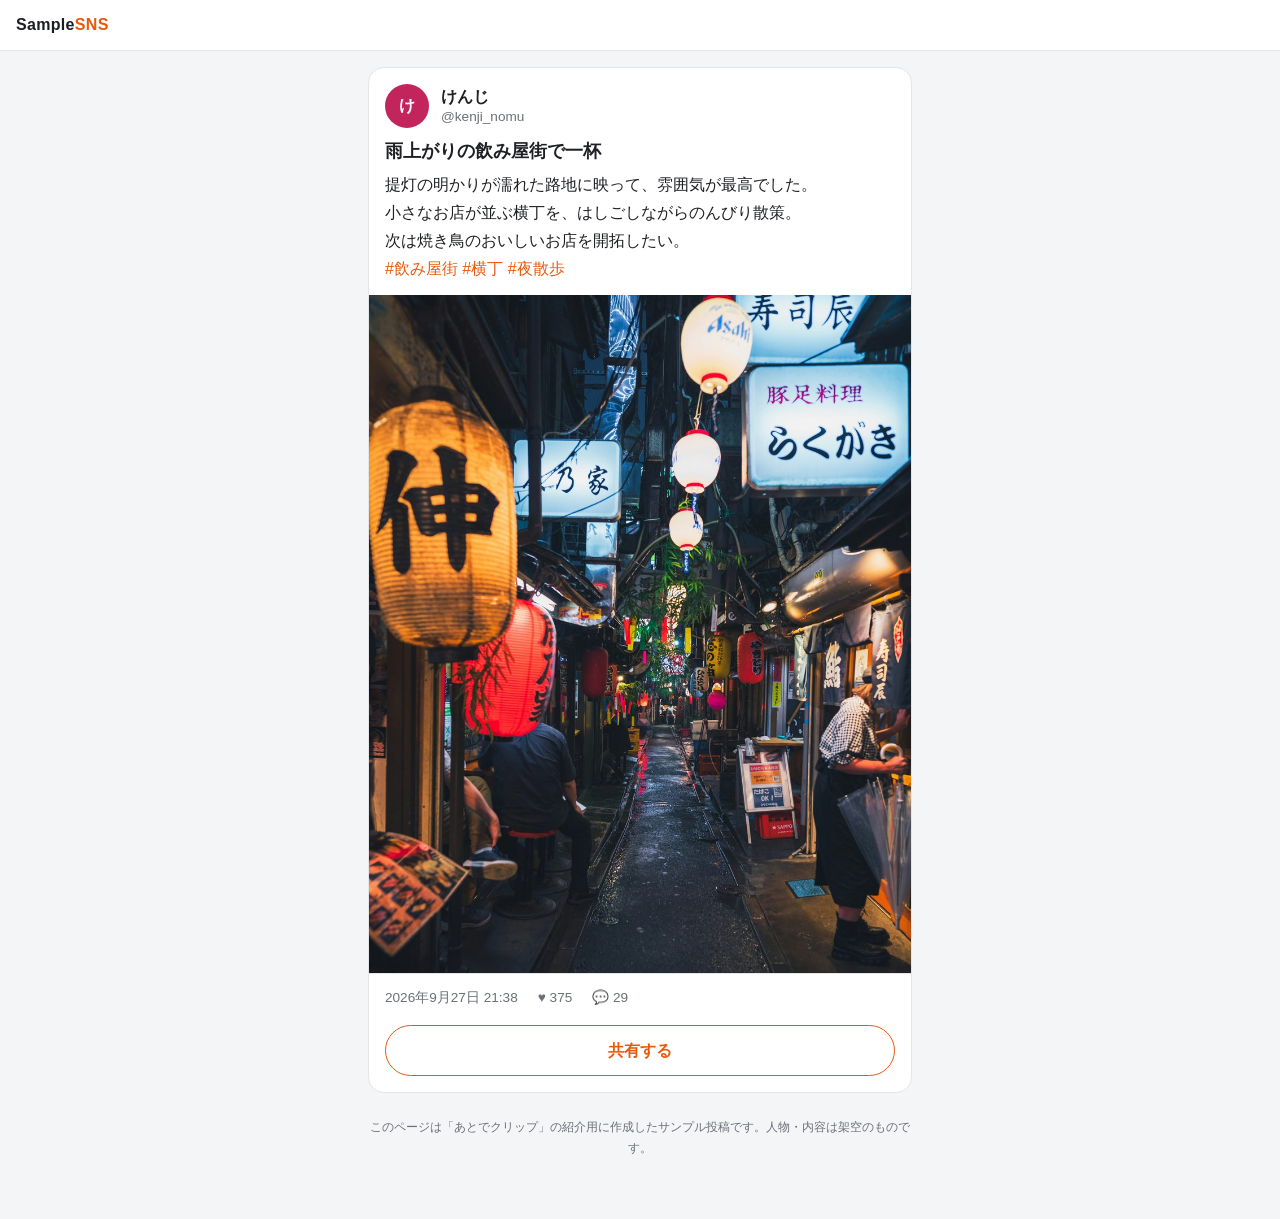
<file: samples/izakaya-street.html>
<!DOCTYPE html>
<html lang="ja">
<head>
<meta charset="utf-8">
<meta name="viewport" content="width=device-width, initial-scale=1">
<meta name="robots" content="noindex">
<title>雨上がりの飲み屋街で一杯 | けんじ</title>
<!-- アプリのスクリーンショット用サンプル投稿。og:site_name を投稿者名にしてカードの発信者欄に出す -->
<meta name="description" content="提灯の明かりが濡れた路地に映って、雰囲気が最高でした。小さなお店が並ぶ横丁を、はしごしながらのんびり散策。次は焼き鳥のおいしいお店を開拓したい。">
<meta property="og:type" content="article">
<meta property="og:site_name" content="けんじ">
<meta property="og:title" content="雨上がりの飲み屋街で一杯">
<meta property="og:description" content="提灯の明かりが濡れた路地に映って、雰囲気が最高でした。小さなお店が並ぶ横丁を、はしごしながらのんびり散策。次は焼き鳥のおいしいお店を開拓したい。">
<meta property="og:image" content="https://kazuuchi-dev.github.io/atodeclip-docs/samples/images/izakaya-street.jpg">
<meta property="og:url" content="https://kazuuchi-dev.github.io/atodeclip-docs/samples/izakaya-street.html">
<meta name="twitter:card" content="summary_large_image">
<link rel="stylesheet" href="post.css">
</head>
<body>
<header class="bar">Sample<span>SNS</span></header>
<main>
  <article class="post">
    <div class="head">
      <div class="avatar" style="background:#c2255c">け</div>
      <div>
        <div class="name">けんじ</div>
        <div class="handle">@kenji_nomu</div>
      </div>
    </div>
    <div class="text">
      <h1>雨上がりの飲み屋街で一杯</h1>
      <p>提灯の明かりが濡れた路地に映って、雰囲気が最高でした。
小さなお店が並ぶ横丁を、はしごしながらのんびり散策。
次は焼き鳥のおいしいお店を開拓したい。</p>
      <p class="tags">#飲み屋街 #横丁 #夜散歩</p>
    </div>
    <img class="photo" src="images/izakaya-street.jpg" alt="雨上がりの飲み屋街で一杯">
    <div class="meta">
      <span>2026年9月27日 21:38</span>
      <span>♥ 375</span>
      <span>💬 29</span>
    </div>
    <button class="share" type="button" id="share-button">共有する</button>
  </article>
  <p class="note">このページは「あとでクリップ」の紹介用に作成したサンプル投稿です。人物・内容は架空のものです。</p>
</main>
<script src="share.js"></script>
</body>
</html>
</file>
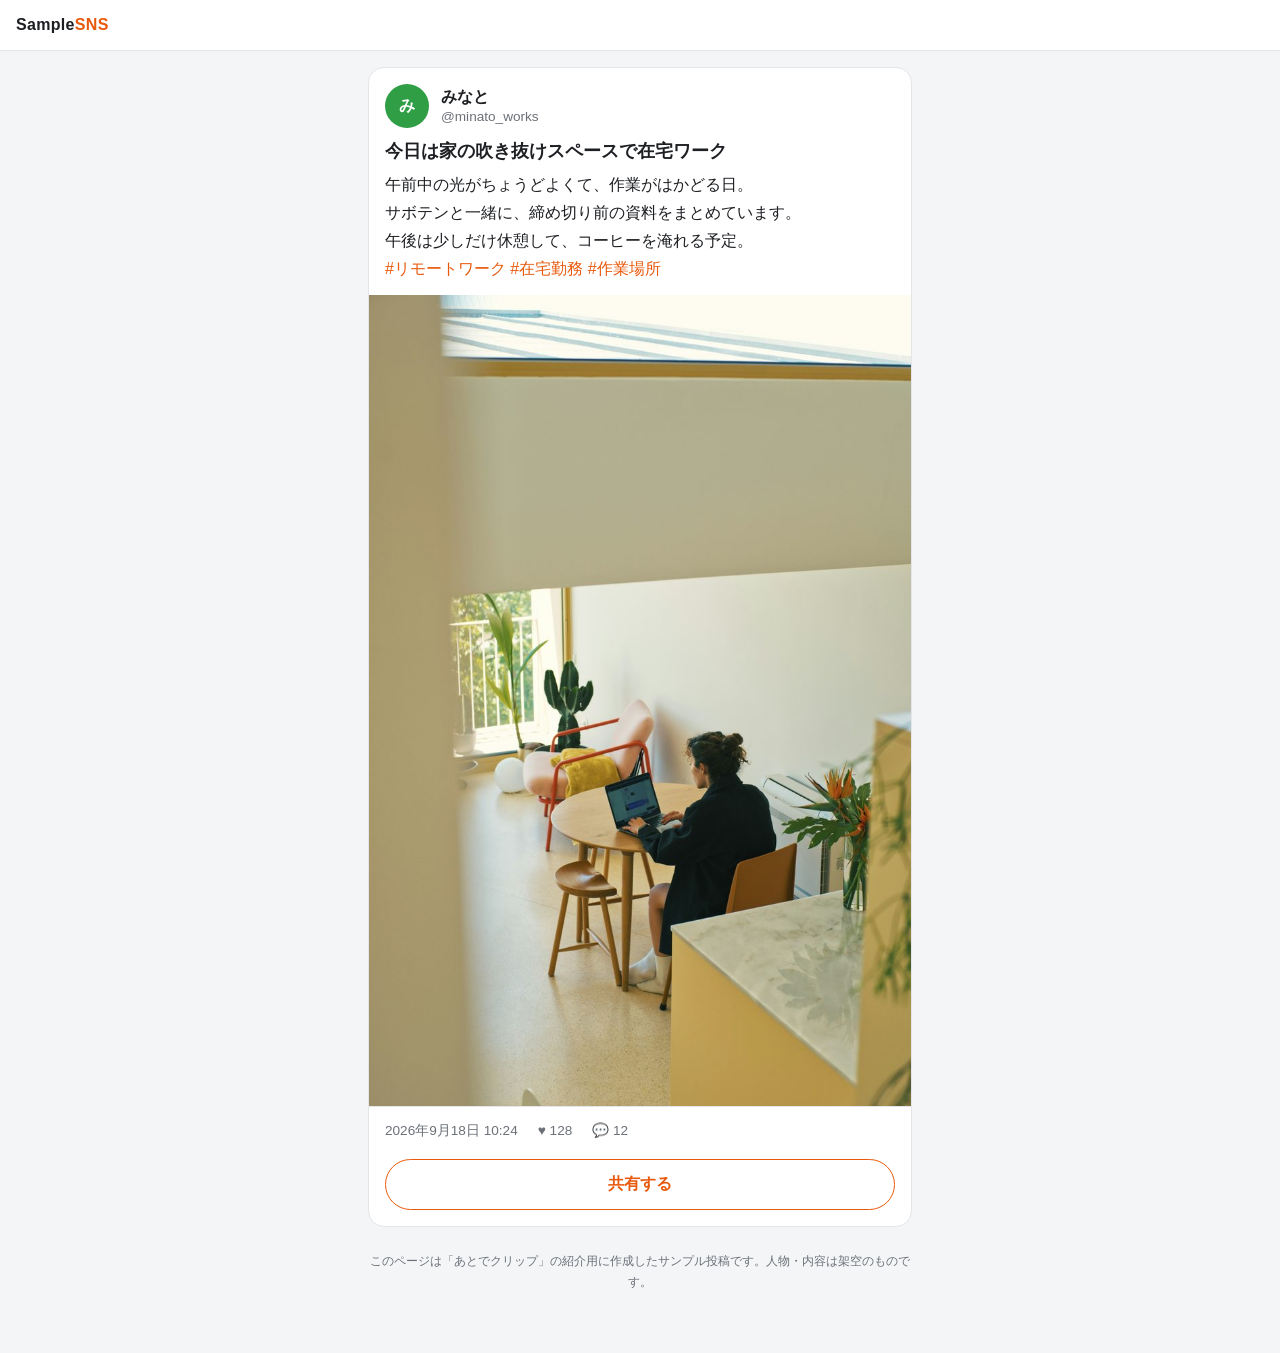
<file: samples/remote-work.html>
<!DOCTYPE html>
<html lang="ja">
<head>
<meta charset="utf-8">
<meta name="viewport" content="width=device-width, initial-scale=1">
<meta name="robots" content="noindex">
<title>今日は家の吹き抜けスペースで在宅ワーク | みなと</title>
<!-- アプリのスクリーンショット用サンプル投稿。og:site_name を投稿者名にしてカードの発信者欄に出す -->
<meta name="description" content="午前中の光がちょうどよくて、作業がはかどる日。サボテンと一緒に、締め切り前の資料をまとめています。午後は少しだけ休憩して、コーヒーを淹れる予定。">
<meta property="og:type" content="article">
<meta property="og:site_name" content="みなと">
<meta property="og:title" content="今日は家の吹き抜けスペースで在宅ワーク">
<meta property="og:description" content="午前中の光がちょうどよくて、作業がはかどる日。サボテンと一緒に、締め切り前の資料をまとめています。午後は少しだけ休憩して、コーヒーを淹れる予定。">
<meta property="og:image" content="https://kazuuchi-dev.github.io/atodeclip-docs/samples/images/remote-work.jpg">
<meta property="og:url" content="https://kazuuchi-dev.github.io/atodeclip-docs/samples/remote-work.html">
<meta name="twitter:card" content="summary_large_image">
<link rel="stylesheet" href="post.css">
</head>
<body>
<header class="bar">Sample<span>SNS</span></header>
<main>
  <article class="post">
    <div class="head">
      <div class="avatar" style="background:#2f9e44">み</div>
      <div>
        <div class="name">みなと</div>
        <div class="handle">@minato_works</div>
      </div>
    </div>
    <div class="text">
      <h1>今日は家の吹き抜けスペースで在宅ワーク</h1>
      <p>午前中の光がちょうどよくて、作業がはかどる日。
サボテンと一緒に、締め切り前の資料をまとめています。
午後は少しだけ休憩して、コーヒーを淹れる予定。</p>
      <p class="tags">#リモートワーク #在宅勤務 #作業場所</p>
    </div>
    <img class="photo" src="images/remote-work.jpg" alt="今日は家の吹き抜けスペースで在宅ワーク">
    <div class="meta">
      <span>2026年9月18日 10:24</span>
      <span>♥ 128</span>
      <span>💬 12</span>
    </div>
    <button class="share" type="button" id="share-button">共有する</button>
  </article>
  <p class="note">このページは「あとでクリップ」の紹介用に作成したサンプル投稿です。人物・内容は架空のものです。</p>
</main>
<script src="share.js"></script>
</body>
</html>
</file>
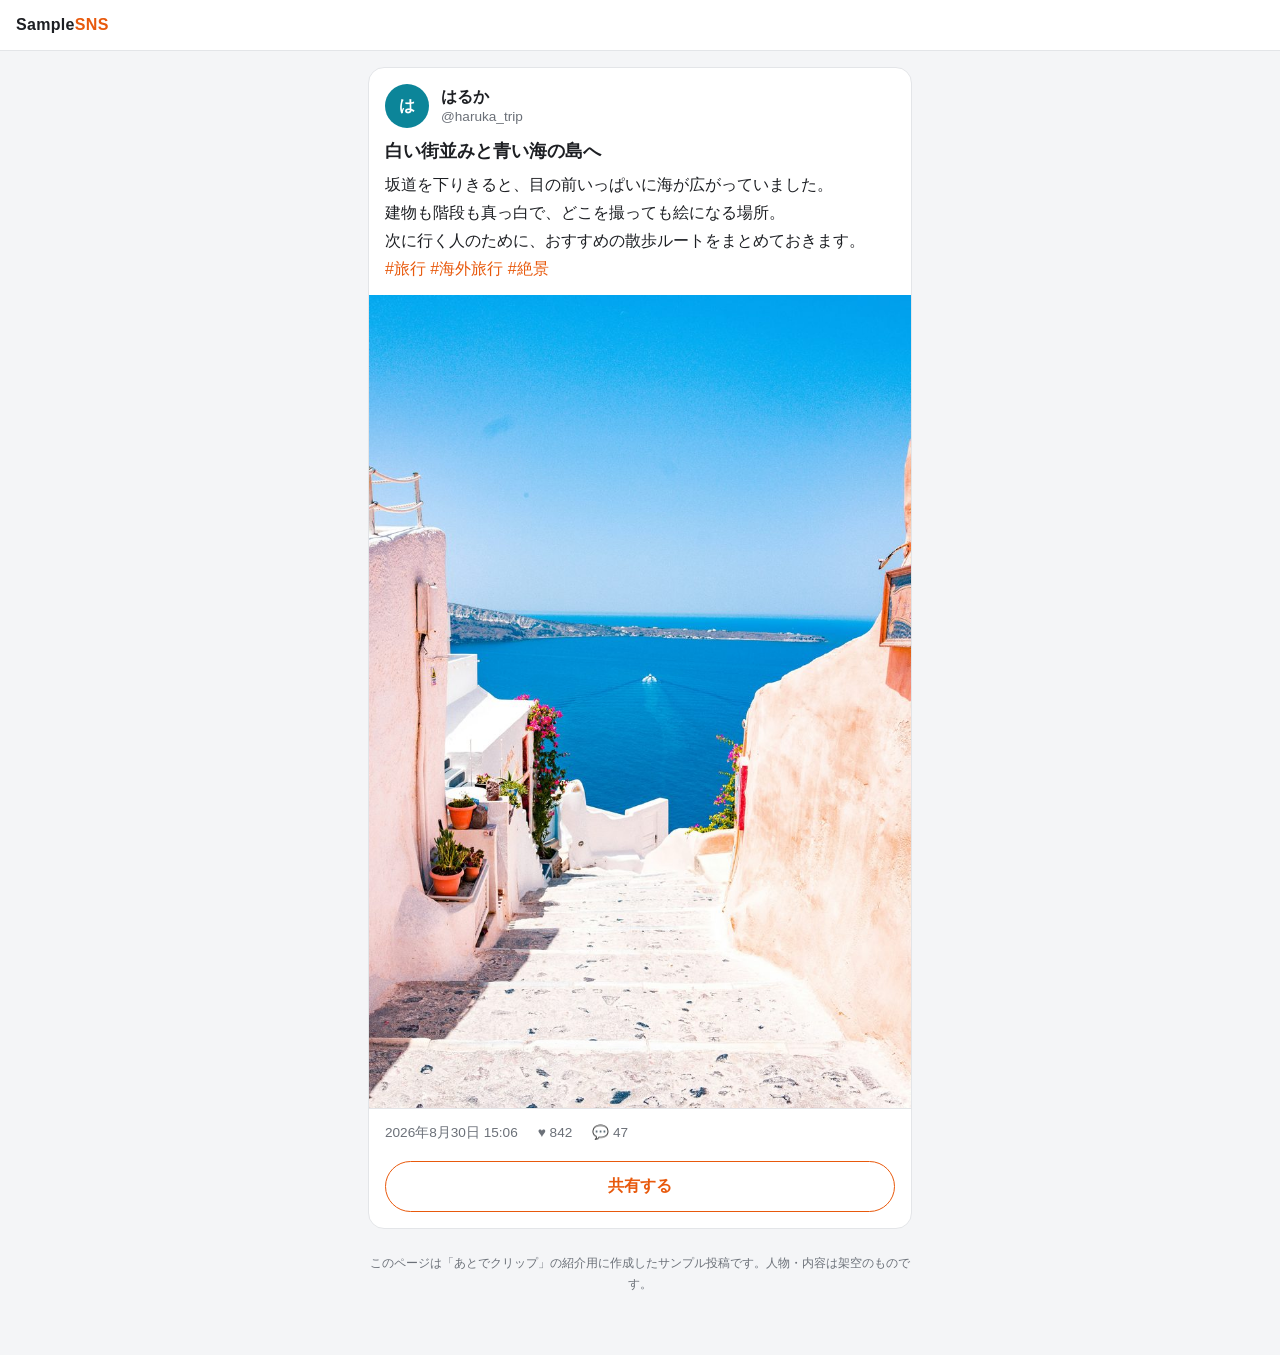
<file: samples/travel.html>
<!DOCTYPE html>
<html lang="ja">
<head>
<meta charset="utf-8">
<meta name="viewport" content="width=device-width, initial-scale=1">
<meta name="robots" content="noindex">
<title>白い街並みと青い海の島へ | はるか</title>
<!-- アプリのスクリーンショット用サンプル投稿。og:site_name を投稿者名にしてカードの発信者欄に出す -->
<meta name="description" content="坂道を下りきると、目の前いっぱいに海が広がっていました。建物も階段も真っ白で、どこを撮っても絵になる場所。次に行く人のために、おすすめの散歩ルートをまとめておきます。">
<meta property="og:type" content="article">
<meta property="og:site_name" content="はるか">
<meta property="og:title" content="白い街並みと青い海の島へ">
<meta property="og:description" content="坂道を下りきると、目の前いっぱいに海が広がっていました。建物も階段も真っ白で、どこを撮っても絵になる場所。次に行く人のために、おすすめの散歩ルートをまとめておきます。">
<meta property="og:image" content="https://kazuuchi-dev.github.io/atodeclip-docs/samples/images/travel.jpg">
<meta property="og:url" content="https://kazuuchi-dev.github.io/atodeclip-docs/samples/travel.html">
<meta name="twitter:card" content="summary_large_image">
<link rel="stylesheet" href="post.css">
</head>
<body>
<header class="bar">Sample<span>SNS</span></header>
<main>
  <article class="post">
    <div class="head">
      <div class="avatar" style="background:#0c8599">は</div>
      <div>
        <div class="name">はるか</div>
        <div class="handle">@haruka_trip</div>
      </div>
    </div>
    <div class="text">
      <h1>白い街並みと青い海の島へ</h1>
      <p>坂道を下りきると、目の前いっぱいに海が広がっていました。
建物も階段も真っ白で、どこを撮っても絵になる場所。
次に行く人のために、おすすめの散歩ルートをまとめておきます。</p>
      <p class="tags">#旅行 #海外旅行 #絶景</p>
    </div>
    <img class="photo" src="images/travel.jpg" alt="白い街並みと青い海の島へ">
    <div class="meta">
      <span>2026年8月30日 15:06</span>
      <span>♥ 842</span>
      <span>💬 47</span>
    </div>
    <button class="share" type="button" id="share-button">共有する</button>
  </article>
  <p class="note">このページは「あとでクリップ」の紹介用に作成したサンプル投稿です。人物・内容は架空のものです。</p>
</main>
<script src="share.js"></script>
</body>
</html>
</file>
<file: samples/post.css>
:root {
  color-scheme: light dark;
  --bg: #f4f5f7; --card: #fff; --text: #1d1f23; --sub: #6b7078; --line: #e3e5e8; --accent: #e8590c;
}
@media (prefers-color-scheme: dark) {
  :root { --bg: #0f1114; --card: #1a1d22; --text: #e8e9eb; --sub: #9a9fa8; --line: #2c3036; --accent: #ff8a4c; }
}
* { box-sizing: border-box; }
body {
  margin: 0; background: var(--bg); color: var(--text);
  font-family: -apple-system, BlinkMacSystemFont, "Hiragino Sans", "Noto Sans JP", "Meiryo", sans-serif;
  line-height: 1.75; -webkit-text-size-adjust: 100%;
}
.bar {
  position: sticky; top: 0; z-index: 1; background: var(--card); border-bottom: 1px solid var(--line);
  padding: .7rem 1rem; font-weight: 700; letter-spacing: .02em;
}
.bar span { color: var(--accent); }
main { max-width: 36rem; margin: 0 auto; padding: 1rem 1rem 3rem; }
.post { background: var(--card); border: 1px solid var(--line); border-radius: 16px; overflow: hidden; }
.head { display: flex; align-items: center; gap: .75rem; padding: 1rem 1rem .5rem; }
.avatar {
  width: 44px; height: 44px; border-radius: 50%; flex: none;
  display: grid; place-items: center; color: #fff; font-weight: 700;
}
.name { font-weight: 700; line-height: 1.3; }
.handle { color: var(--sub); font-size: .85rem; line-height: 1.3; }
.text { padding: 0 1rem .75rem; }
.text h1 { font-size: 1.1rem; margin: 0 0 .25rem; }
.text p { margin: 0; white-space: pre-line; }
.tags { color: var(--accent); }
.photo { display: block; width: 100%; height: auto; }
.meta { display: flex; gap: 1.25rem; padding: .75rem 1rem; color: var(--sub); font-size: .85rem; border-top: 1px solid var(--line); }
.share {
  display: block; width: calc(100% - 2rem); margin: .25rem 1rem 1rem; padding: .65rem;
  border: 1px solid var(--accent); border-radius: 999px; background: transparent;
  color: var(--accent); font: inherit; font-weight: 700;
}
.note { color: var(--sub); font-size: .75rem; text-align: center; margin-top: 1.5rem; }
</file>
